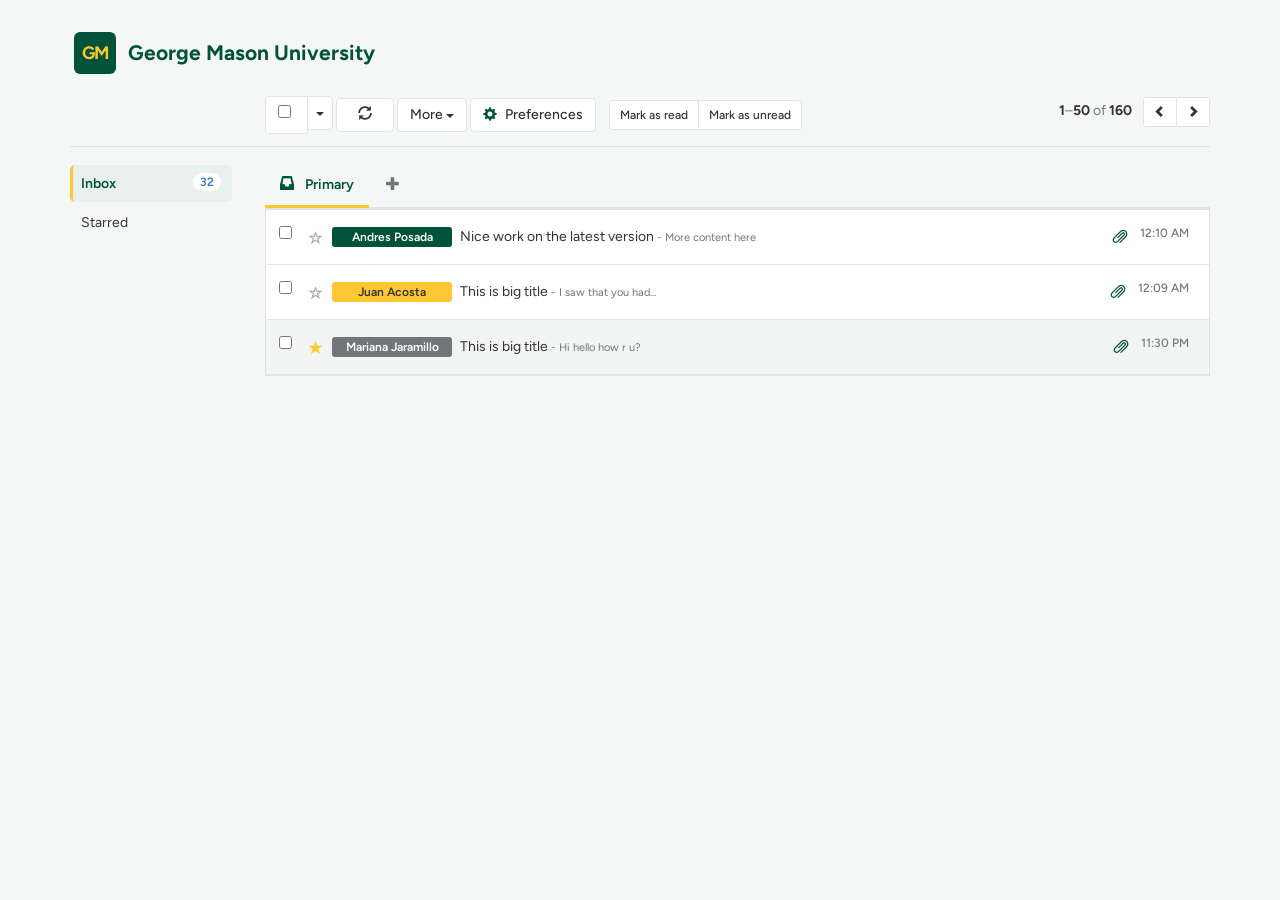
<file: src/index.html>
<!DOCTYPE html>
<html lang="en">
<head>
    <meta charset="utf-8">
    <meta name="viewport" content="width=device-width, initial-scale=1">
    <meta name="description" content="George Mason University modern inbox">

    <title>George Mason University | Inbox</title>

    <!-- Bootstrap 3.1.1 -->
    <link
        rel="stylesheet"
        href="https://netdna.bootstrapcdn.com/bootstrap/3.1.1/css/bootstrap.min.css">

    <!-- George Mason digital typography -->
    <link
        rel="stylesheet"
        href="https://fonts.googleapis.com/css2?family=Figtree:wght@400;500;600;700&display=swap">

    <!-- Custom George Mason stylesheet -->
    <link
        rel="stylesheet"
        href="components/inbox.css">
</head>

<body>

    <div class="container bootstrap snippets bootdey">

        <!-- =====================================================
             GEORGE MASON HEADER
             ===================================================== -->

        <header
            class="mason-header"
            aria-label="George Mason University">

            <div
                class="mason-mark"
                aria-hidden="true">
                GM
            </div>

            <div>
                <h1 class="mason-title">
                    George Mason University
                </h1>
            </div>

        </header>


        <!-- =====================================================
             TOOLBAR
             ===================================================== -->

        <div class="row toolbar">

            <div class="col-sm-3 col-md-2"> </div>


            <div class="col-sm-9 col-md-10">

                <!-- Select messages -->

                <div class="btn-group">

                    <button
                        type="button"
                        class="btn btn-default"
                        aria-label="Select messages">

                        <div class="checkbox">

                            <label>
                                <input
                                    type="checkbox"
                                    aria-label="Select all messages">
                            </label>

                        </div>

                    </button>


                    <button
                        type="button"
                        class="btn btn-default dropdown-toggle"
                        data-toggle="dropdown"
                        aria-haspopup="true"
                        aria-expanded="false"
                        aria-label="Selection options">

                        <span class="caret"></span>

                        <span class="sr-only">
                            Toggle Dropdown
                        </span>

                    </button>


                    <ul class="dropdown-menu" role="menu">

                        <li>
                            <a href="#">All</a>
                        </li>

                        <li>
                            <a href="#">None</a>
                        </li>

                        <li>
                            <a href="#">Read</a>
                        </li>

                        <li>
                            <a href="#">Unread</a>
                        </li>

                        <li>
                            <a href="#">Starred</a>
                        </li>

                        <li>
                            <a href="#">Unstarred</a>
                        </li>

                    </ul>

                </div>


                <!-- Refresh -->

                <button
                    type="button"
                    class="btn btn-default"
                    data-toggle="tooltip"
                    title="Refresh"
                    aria-label="Refresh inbox">

                    &nbsp;&nbsp;

                    <span
                        class="glyphicon glyphicon-refresh"
                        aria-hidden="true">
                    </span>

                    &nbsp;&nbsp;

                </button>


                <!-- More -->

                <div class="btn-group">

                    <button
                        type="button"
                        class="btn btn-default dropdown-toggle"
                        data-toggle="dropdown"
                        aria-haspopup="true"
                        aria-expanded="false">

                        More
                        <span class="caret"></span>

                    </button>

                    <ul class="dropdown-menu" role="menu">

                        <li>
                            <a href="#">
                                Mark all as read
                            </a>
                        </li>

                        <li class="divider"></li>

                        <li class="text-center">

                            <small class="text-muted">
                                Select messages to see more actions
                            </small>

                        </li>

                    </ul>

                </div>


                <!-- Notification preferences -->

                <button
                    type="button"
                    class="btn btn-default notification-button"
                    data-toggle="modal"
                    data-target="#notification-preferences-modal"
                    aria-haspopup="dialog">

                    <span
                        class="glyphicon glyphicon-cog"
                        aria-hidden="true">
                    </span>

                    <span class="notification-button-label">Preferences</span>

                </button>

                <!-- Pagination -->

                <div class="pull-right">

                    <span class="message-range">
                        <b>1</b>–<b>50</b> of <b>160</b>
                    </span>


                    <div class="btn-group btn-group-sm">

                        <button
                            type="button"
                            class="btn btn-default"
                            aria-label="Previous page">

                            <span
                                class="glyphicon glyphicon-chevron-left"
                                aria-hidden="true">
                            </span>

                        </button>


                        <button
                            type="button"
                            class="btn btn-default"
                            aria-label="Next page">

                            <span
                                class="glyphicon glyphicon-chevron-right"
                                aria-hidden="true">
                            </span>

                        </button>

                    </div>

                </div>

            </div>

        </div>


        <hr>


        <!-- =====================================================
             MAIN CONTENT
             ===================================================== -->

        <div class="row">


            <!-- =================================================
                 SIDEBAR
                 ================================================= -->

            <aside class="col-sm-3 col-md-2 sidebar">

                <ul class="nav nav-pills nav-stacked">

                    <li class="active">

                        <a href="#">

                            <span class="badge pull-right">
                                32
                            </span>

                            Inbox

                        </a>

                    </li>


                    <li>
                        <a href="#">Starred</a>
                    </li>

                </ul>

            </aside>


            <!-- =================================================
                 MAIN INBOX
                 ================================================= -->

            <main class="col-sm-9 col-md-10">


                <!-- =================================================
                     TABS
                     ================================================= -->

                <ul
                    class="nav nav-tabs"
                    role="tablist">

                    <li
                        class="active"
                        role="presentation">

                        <a
                            href="#home"
                            aria-controls="home"
                            role="tab"
                            data-toggle="tab">

                            <span
                                class="glyphicon glyphicon-inbox"
                                aria-hidden="true">
                            </span>

                            Primary

                        </a>

                    </li>

                    <li role="presentation">

                        <a
                            href="#settings"
                            aria-controls="settings"
                            role="tab"
                            data-toggle="tab"
                            aria-label="Add inbox category">

                            <span
                                class="glyphicon glyphicon-plus no-margin"
                                aria-hidden="true">
                            </span>

                        </a>

                    </li>

                </ul>


                <!-- =================================================
                     TAB CONTENT
                     ================================================= -->

                <div class="tab-content">


                    <!-- PRIMARY -->

                    <div
                        class="tab-pane fade in active"
                        id="home"
                        role="tabpanel">

                        <div class="list-group">


                            <!-- MESSAGE 1 -->

                            <a
                                href="#"
                                class="list-group-item">

                                <div class="checkbox">

                                    <label>

                                        <input
                                            type="checkbox"
                                            aria-label="Select message from Andres Posada">

                                    </label>

                                </div>


                                <span
                                    class="glyphicon glyphicon-star-empty"
                                    aria-hidden="true">
                                </span>


                                <span
                                    class="name label label-info">
                                    Andres Posada
                                </span>


                                <span class="message-preview">
                                    Nice work on the latest version
                                </span>


                                <span class="message-detail">
                                    - More content here
                                </span>


                                <span class="badge message-time">
                                    12:10 AM
                                </span>


                                <span class="pull-right">

                                    <span
                                        class="glyphicon glyphicon-paperclip attachment"
                                        aria-label="Attachment"
                                        title="Attachment">
                                    </span>

                                </span>

                            </a>


                            <!-- MESSAGE 2 -->

                            <a
                                href="#"
                                class="list-group-item">

                                <div class="checkbox">

                                    <label>

                                        <input
                                            type="checkbox"
                                            aria-label="Select message from Juan Acosta">

                                    </label>

                                </div>


                                <span
                                    class="glyphicon glyphicon-star-empty"
                                    aria-hidden="true">
                                </span>


                                <span
                                    class="name label label-success">
                                    Juan Acosta
                                </span>


                                <span class="message-preview">
                                    This is big title
                                </span>


                                <span class="message-detail">
                                    - I saw that you had...
                                </span>


                                <span class="badge message-time">
                                    12:09 AM
                                </span>


                                <span class="pull-right">

                                    <span
                                        class="glyphicon glyphicon-paperclip attachment"
                                        aria-label="Attachment"
                                        title="Attachment">
                                    </span>

                                </span>

                            </a>


                            <!-- MESSAGE 3 -->

                            <a
                                href="#"
                                class="list-group-item read">

                                <div class="checkbox">

                                    <label>

                                        <input
                                            type="checkbox"
                                            aria-label="Select message from Mariana Jaramillo">

                                    </label>

                                </div>


                                <span
                                    class="glyphicon glyphicon-star"
                                    aria-hidden="true">
                                </span>


                                <span
                                    class="name label label-warning">
                                    Mariana Jaramillo
                                </span>


                                <span class="message-preview">
                                    This is big title
                                </span>


                                <span class="message-detail">
                                    - Hi hello how r u?
                                </span>


                                <span class="badge message-time">
                                    11:30 PM
                                </span>


                                <span class="pull-right">

                                    <span
                                        class="glyphicon glyphicon-paperclip attachment"
                                        aria-label="Attachment"
                                        title="Attachment">
                                    </span>

                                </span>

                            </a>


                        </div>

                    </div>


                    <!-- SOCIAL -->

                    <div
                        class="tab-pane fade"
                        id="profile"
                        role="tabpanel">

                        <div class="list-group">

                            <div class="list-group-item empty-state">

                                <span
                                    class="glyphicon glyphicon-user"
                                    aria-hidden="true">
                                </span>

                                This tab is empty.

                            </div>

                        </div>

                    </div>


                    <!-- PROMOTIONS -->

                    <div
                        class="tab-pane fade"
                        id="messages"
                        role="tabpanel">

                        <div class="list-group">

                            <div class="list-group-item empty-state">

                                <span
                                    class="glyphicon glyphicon-tags"
                                    aria-hidden="true">
                                </span>

                                This tab is empty.

                            </div>

                        </div>

                    </div>


                    <!-- SETTINGS -->

                    <div
                        class="tab-pane fade"
                        id="settings"
                        role="tabpanel">

                        <div class="empty-state">

                            <span
                                class="glyphicon glyphicon-plus"
                                aria-hidden="true">
                            </span>

                            This tab is empty.

                        </div>

                    </div>


                </div>

            </main>

        </div>

    </div>

    <!-- =====================================================
         NOTIFICATION PREFERENCES MODAL
         Kept outside .toolbar and .tab-pane on purpose: the
         existing checkbox handlers in inbox.js would otherwise
         bind to the checkboxes in this form.
         ===================================================== -->
 
    <div
        class="modal fade"
        id="notification-preferences-modal"
        tabindex="-1"
        role="dialog"
        aria-labelledby="notification-preferences-title"
        aria-hidden="true">
 
        <div class="modal-dialog">
 
            <form
                class="modal-content"
                id="notification-preferences-form"
                novalidate>
 
                <div class="modal-header">
 
                    <button
                        type="button"
                        class="close"
                        data-dismiss="modal"
                        aria-label="Close">
                        <span aria-hidden="true">&times;</span>
                    </button>
 
                    <h4
                        class="modal-title"
                        id="notification-preferences-title">
                        Notification preferences
                    </h4>
 
                </div>
 
 
                <div class="modal-body">
 
                    <!-- Loading / error messages -->
                    <div
                        class="alert hidden"
                        role="alert"
                        aria-live="polite"
                        data-role="status">
                    </div>
 
 
                    <!-- Channel -->
 
                    <div
                        class="form-group"
                        role="radiogroup"
                        aria-labelledby="np-channel-label">
 
                        <p class="control-label" id="np-channel-label">
                            <strong>Where should we notify you?</strong>
                        </p>
 
                        <div class="radio">
                            <label>
                                <input type="radio" name="channel" value="in_app" checked>
                                In-app only
                            </label>
                        </div>
 
                        <div class="radio">
                            <label>
                                <input type="radio" name="channel" value="email">
                                Email
                                <small class="text-muted">(in addition to in-app)</small>
                            </label>
                        </div>
 
                    </div>
 
 
                    <!-- Frequency -->
 
                    <div
                        class="form-group"
                        role="radiogroup"
                        aria-labelledby="np-frequency-label">
 
                        <p class="control-label" id="np-frequency-label">
                            <strong>How often?</strong>
                        </p>
 
                        <div class="radio">
                            <label>
                                <input type="radio" name="frequency" value="immediate" checked>
                                Immediately
                            </label>
                        </div>
 
                        <div class="radio">
                            <label>
                                <input type="radio" name="frequency" value="important_only">
                                Only for important notifications
                            </label>
                        </div>
 
                    </div>
 
 
                    <!-- Events -->
 
                    <div
                        class="form-group"
                        role="group"
                        aria-labelledby="np-events-label">
 
                        <p class="control-label" id="np-events-label">
                            <strong>Notify me about</strong>
                        </p>
 
                        <div class="checkbox">
                            <label>
                                <input type="checkbox" name="events" value="interview_or_application">
                                Upcoming job interviews or application deadlines
                            </label>
                        </div>
 
                        <div class="checkbox">
                            <label>
                                <input type="checkbox" name="events" value="networking_event">
                                Upcoming networking events
                            </label>
                        </div>
 
                        <div class="checkbox">
                            <label>
                                <input type="checkbox" name="events" value="mentor_request">
                                Mentor matching requests
                            </label>
                        </div>
 
                        <!-- Add more events by copying a .checkbox block with a new value -->
 
                    </div>
 
                </div>
 
 
                <div class="modal-footer">
 
                    <button
                        type="button"
                        class="btn btn-default"
                        data-dismiss="modal">
                        Cancel
                    </button>
 
                    <button
                        type="submit"
                        class="btn btn-primary"
                        data-role="save">
                        Save preferences
                    </button>
 
                </div>
 
            </form>
 
        </div>
 
    </div>


    <script src="https://code.jquery.com/jquery-1.10.2.min.js"></script>

    <script src="https://netdna.bootstrapcdn.com/bootstrap/3.1.1/js/bootstrap.min.js"></script>

    <script src="js/inbox.js"></script>

</body>
</html>
</file>
<file: src/components/inbox.css>
/* =========================================================
   GEORGE MASON UNIVERSITY
   MODERN INBOX CUSTOM STYLES
   ========================================================= */


/* =========================================================
   BRAND VARIABLES
   ========================================================= */

   :root {
    --mason-green: #005239;
    --mason-green-dark: #003d2b;
    --mason-green-light: #e8f1ed;

    --mason-gold: #ffc733;
    --mason-gold-light: #fff4cc;

    --mason-black: #333333;
    --mason-gray: #727579;
    --mason-light-gray: #f5f7f6;
    --mason-border: #dfe5e2;

    --white: #ffffff;
}


/* =========================================================
   GLOBAL
   ========================================================= */

html,
body {
    min-height: 100%;
}

body {
    margin-top: 32px;
    margin-bottom: 40px;

    background-color: var(--mason-light-gray);
    color: var(--mason-black);

    font-family:
        "Figtree",
        "Open Sans",
        Arial,
        sans-serif;

    font-size: 14px;
    line-height: 1.5;
}

a {
    color: var(--mason-green);
}

a:hover,
a:focus {
    color: var(--mason-green-dark);
}

button:focus,
a:focus,
input:focus {
    outline: 3px solid rgba(255, 199, 51, 0.65);
    outline-offset: 2px;
}

.bootstrap {
    max-width: 1200px;
}


/* =========================================================
   GEORGE MASON HEADER
   ========================================================= */

.mason-header {
    display: flex;
    align-items: center;

    margin-bottom: 22px;
    padding: 0 4px;
}

.mason-mark {
    display: flex;
    align-items: center;
    justify-content: center;

    width: 42px;
    height: 42px;

    margin-right: 12px;

    background-color: var(--mason-green);
    color: var(--mason-gold);

    border-radius: 6px;

    font-size: 18px;
    font-weight: 700;
    letter-spacing: -1px;
}

.mason-title {
    margin: 0;

    color: var(--mason-green);

    font-size: 21px;
    line-height: 1.15;
    font-weight: 700;
}

.mason-subtitle {
    margin-top: 3px;

    color: var(--mason-gray);

    font-size: 12px;
}


/* =========================================================
   TOOLBAR
   ========================================================= */

.toolbar {
    min-height: 34px;
}

.toolbar .checkbox {
    margin: 0;
}

.toolbar .checkbox label {
    min-height: 18px;
    padding-left: 17px;
}

.toolbar .checkbox input[type="checkbox"] {
    margin-left: -17px;
    margin-top: 2px;
}

.message-range {
    display: inline-block;

    margin-right: 8px;

    color: var(--mason-gray);
    line-height: 30px;
}

.message-range b {
    color: var(--mason-black);
}

.notification-button .glyphicon {
    margin-right: 5px;

    color: var(--mason-green);

    vertical-align: -1px;
}

hr {
    margin-top: 12px;
    margin-bottom: 18px;

    border-top: 1px solid var(--mason-border);
}


/* =========================================================
   BUTTONS
   ========================================================= */

.btn {
    border-radius: 4px;

    font-family: inherit;
    font-weight: 500;

    transition:
        background-color 0.15s ease,
        border-color 0.15s ease,
        color 0.15s ease;
}

.btn-default {
    color: var(--mason-black);

    background-color: var(--white);

    border-color: var(--mason-border);
}

.btn-default:hover,
.btn-default:focus,
.btn-default:active,
.open > .dropdown-toggle.btn-default {
    color: var(--mason-green);

    background-color: var(--mason-green-light);

    border-color: #bfd2ca;
}

.btn-info {
    color: var(--white);

    background-color: var(--mason-green);

    border-color: var(--mason-green);
}

.btn-info:hover,
.btn-info:focus,
.btn-info:active,
.open > .dropdown-toggle.btn-info {
    color: var(--white);

    background-color: var(--mason-green-dark);

    border-color: var(--mason-green-dark);
}

.btn-success {
    color: var(--mason-black);

    background-color: var(--mason-gold);

    border-color: #e5b329;

    font-weight: 600;
}

.btn-success:hover,
.btn-success:focus,
.btn-success:active {
    color: var(--mason-black);

    background-color: #f0b900;

    border-color: #dca900;
}

.btn-primary {
    color: var(--white);

    background-color: var(--mason-green);

    border-color: var(--mason-green);

    font-weight: 600;
}

.btn-primary:hover,
.btn-primary:focus,
.btn-primary:active {
    color: var(--white);

    background-color: var(--mason-green-dark);

    border-color: var(--mason-green-dark);
}


.btn-primary[disabled],
.btn-primary[disabled]:hover,
.btn-primary[disabled]:focus,
.btn-primary[disabled]:active {
    background-color: var(--mason-green);

    border-color: var(--mason-green);
}

.btn-default[disabled],
.btn-default[disabled]:hover,
.btn-default[disabled]:focus,
.btn-default[disabled]:active {
    background-color: var(--white);

    border-color: var(--mason-border);
}

/* =========================================================
   DROPDOWN MENUS
   ========================================================= */

.dropdown-menu {
    border-color: var(--mason-border);

    border-radius: 5px;

    box-shadow:
        0 5px 18px rgba(0, 82, 57, 0.10);
}

.dropdown-menu > li > a {
    padding: 7px 16px;

    color: var(--mason-black);
}

.dropdown-menu > li > a:hover,
.dropdown-menu > li > a:focus {
    color: var(--mason-green);

    background-color: var(--mason-green-light);
}


/* =========================================================
   SIDEBAR
   ========================================================= */

.sidebar {
    padding-right: 18px;
}

.compose-button {
    padding: 9px 12px;

    border-radius: 5px;

    letter-spacing: 0.1px;
}

.compose-button .glyphicon {
    margin-right: 5px;
}

.sidebar hr {
    margin-top: 14px;
    margin-bottom: 12px;
}

.nav-pills > li > a {
    padding: 8px 11px;

    margin-bottom: 2px;

    color: var(--mason-black);

    border-radius: 5px;
}

.nav-pills > li > a:hover,
.nav-pills > li > a:focus {
    color: var(--mason-green);

    background-color: var(--mason-green-light);
}

.nav-pills > li.active > a,
.nav-pills > li.active > a:hover,
.nav-pills > li.active > a:focus {
    color: var(--mason-green);

    background-color: var(--mason-green-light);

    font-weight: 600;

    border-left: 3px solid var(--mason-gold);

    padding-left: 8px;
}

.nav-pills .badge {
    color: var(--mason-green);

    background-color: transparent;

    font-weight: 600;
}


/* =========================================================
   TABS
   ========================================================= */

.nav-tabs {
    border-bottom: 2px solid var(--mason-border);
}

.nav-tabs > li > a {
    margin-right: 2px;

    padding: 10px 15px;

    color: var(--mason-gray);

    border: 0;

    border-bottom: 3px solid transparent;

    border-radius: 0;

    font-weight: 500;
}

.nav-tabs > li > a:hover,
.nav-tabs > li > a:focus {
    color: var(--mason-green);

    background-color: transparent;

    border-color:
        transparent
        transparent
        var(--mason-gold);
}

.nav-tabs > li.active > a,
.nav-tabs > li.active > a:hover,
.nav-tabs > li.active > a:focus {
    color: var(--mason-green);

    background-color: transparent;

    border: 0;

    border-bottom: 3px solid var(--mason-gold);

    font-weight: 600;
}

.nav-tabs .glyphicon:not(.no-margin) {
    margin-right: 8px;
}


/* =========================================================
   MESSAGE PANEL
   ========================================================= */

.tab-content {
    background-color: var(--white);

    border-left: 1px solid var(--mason-border);
    border-right: 1px solid var(--mason-border);
    border-bottom: 1px solid var(--mason-border);
}

.tab-pane .list-group {
    margin-bottom: 0;
}

.tab-pane .list-group-item {
    min-height: 52px;

    padding: 14px 13px;

    color: var(--mason-black);

    background-color: var(--white);

    border-color: var(--mason-border);

    border-left: 0;
    border-right: 0;

    transition:
        background-color 0.12s ease;
}

.tab-pane .list-group-item:hover {
    background-color: #fafcfb;
}

.tab-pane .list-group-item:first-child {
    border-top-right-radius: 0;
    border-top-left-radius: 0;
}

.tab-pane .list-group-item:last-child {
    border-bottom-right-radius: 0;
    border-bottom-left-radius: 0;
}


/* =========================================================
   MESSAGE CHECKBOXES
   ========================================================= */

.tab-pane .list-group .checkbox {
    display: inline-block;

    margin: 0 7px 0 0;

    vertical-align: middle;
}

.tab-pane .list-group input[type="checkbox"] {
    margin-top: 2px;
}


/* =========================================================
   MESSAGE ICONS
   ========================================================= */

.tab-pane .list-group .glyphicon {
    margin-right: 6px;

    color: #a1aaa6;

    vertical-align: middle;
}

.tab-pane .list-group .glyphicon:hover {
    color: var(--mason-gold);
}

.tab-pane .list-group .glyphicon-star {
    color: var(--mason-gold);
}

.attachment {
    color: var(--mason-green) !important;
}


/* =========================================================
   READ MESSAGES
   ========================================================= */

.list-group-item.read {
    color: #4f5552;
    background-color: #f3f5f4;
}

/* =========================================================
   MESSAGE LABELS
   ========================================================= */

.name {
    display: inline-block;

    min-width: 120px;

    margin-right: 5px;

    padding: 4px 8px;

    border-radius: 3px;

    font-size: 12px;
    font-weight: 600;

    vertical-align: middle;
}

.label-info {
    color: var(--white);

    background-color: var(--mason-green);
}

.label-success {
    color: var(--mason-black);

    background-color: var(--mason-gold);
}

.label-warning {
    color: var(--white);

    background-color: var(--mason-gray);
}


/* =========================================================
   MESSAGE TEXT
   ========================================================= */

.message-preview {
    color: var(--mason-black);
}

.message-detail {
    color: var(--mason-gray);

    font-size: 11px;
}

.message-time {
    color: var(--mason-gray);

    background-color: transparent;

    font-weight: 500;
}


/* =========================================================
   EMPTY STATE
   ========================================================= */

.empty-state {
    padding: 34px 20px;

    color: var(--mason-gray);

    text-align: center;
}

.empty-state .glyphicon {
    display: block;

    margin-bottom: 9px;

    color: #b7c3be;

    font-size: 24px;
}

/* =========================================================
   NOTIFICATION PREFERENCES MODAL
   ========================================================= */
 
#notification-preferences-modal .modal-content {
    border: 1px solid var(--mason-border);
 
    border-radius: 6px;
 
    box-shadow:
        0 12px 32px rgba(0, 82, 57, 0.18);
}
 
#notification-preferences-modal .modal-header {
    padding: 16px 20px;
 
    border-bottom: 3px solid var(--mason-gold);
}
 
#notification-preferences-modal .modal-title {
    color: var(--mason-green);
 
    font-size: 18px;
    font-weight: 700;
}
 
#notification-preferences-modal .close {
    color: var(--mason-gray);
 
    opacity: 1;
}
 
#notification-preferences-modal .close:hover,
#notification-preferences-modal .close:focus {
    color: var(--mason-green);
}
 
#notification-preferences-modal .modal-body {
    padding: 18px 20px 6px;
}
 
/* Section headings ("Where should we notify you?" ...) */
#notification-preferences-modal .control-label {
    margin-bottom: 4px;
 
    color: var(--mason-black);
}
 
#notification-preferences-modal .control-label strong {
    font-weight: 600;
}
 
/* Thin divider between the three sections */
#notification-preferences-modal .form-group + .form-group {
    padding-top: 14px;
 
    border-top: 1px solid var(--mason-border);
}
 
#notification-preferences-modal .radio,
#notification-preferences-modal .checkbox {
    margin-top: 6px;
    margin-bottom: 6px;
}
 
#notification-preferences-modal .radio label,
#notification-preferences-modal .checkbox label {
    color: var(--mason-black);
}
 
/* Green radio dots and checkmarks (modern browsers) */
#notification-preferences-modal input[type="radio"],
#notification-preferences-modal input[type="checkbox"] {
    accent-color: var(--mason-green);
}
 
#notification-preferences-modal .text-muted {
    color: var(--mason-gray);
}
 
/* "Loading..." message in brand green; errors keep Bootstrap red */
#notification-preferences-modal .alert {
    border-radius: 5px;
}
 
#notification-preferences-modal .alert-info {
    color: var(--mason-green);
 
    background-color: var(--mason-green-light);
 
    border-color: #bfd2ca;
}
 
#notification-preferences-modal .modal-footer {
    padding: 14px 20px;
 
    background-color: var(--mason-light-gray);
 
    border-top: 1px solid var(--mason-border);
 
    border-radius: 0 0 6px 6px;
}


/* =========================================================
   TABLET
   ========================================================= */

@media (max-width: 767px) {

    body {
        margin-top: 18px;
    }

    .mason-header {
        margin-bottom: 15px;
    }

    .toolbar {
        margin-bottom: 8px;
    }

    .sidebar {
        padding-right: 15px;
        margin-bottom: 18px;
    }

    .sidebar .nav-pills {
        margin-bottom: 0;
    }

    .message-range {
        display: none;
    }

    .pull-right .btn-group {
        margin-left: 5px;
    }

    .tab-pane .list-group-item {
        padding: 11px 9px;
    }

    .name {
        min-width: 95px;
    }

    .message-detail {
        display: none;
    }
}


/* =========================================================
   MOBILE
   ========================================================= */

@media (max-width: 480px) {

    .mason-mark {
        width: 36px;
        height: 36px;

        margin-right: 9px;

        font-size: 15px;
    }

    .mason-title {
        font-size: 18px;
    }

    .nav-tabs > li > a {
        padding: 9px 8px;

        font-size: 12px;
    }

    .nav-tabs .glyphicon:not(.no-margin) {
        margin-right: 4px;
    }

    .name {
        min-width: 0;
        max-width: 100px;

        overflow: hidden;

        text-overflow: ellipsis;

        white-space: nowrap;
    }

    .message-preview {
        display: inline;
    }

    .message-time {
        display: none;
    }

    .attachment {
        display: none;
    }

    .notification-button-label {
        position: absolute;

        width: 1px;
        height: 1px;

        margin: -1px;
        padding: 0;

        overflow: hidden;

        clip: rect(0, 0, 0, 0);

        border: 0;
    }

    .notification-button .glyphicon {
        margin-right: 0;
    }
}
</file>
